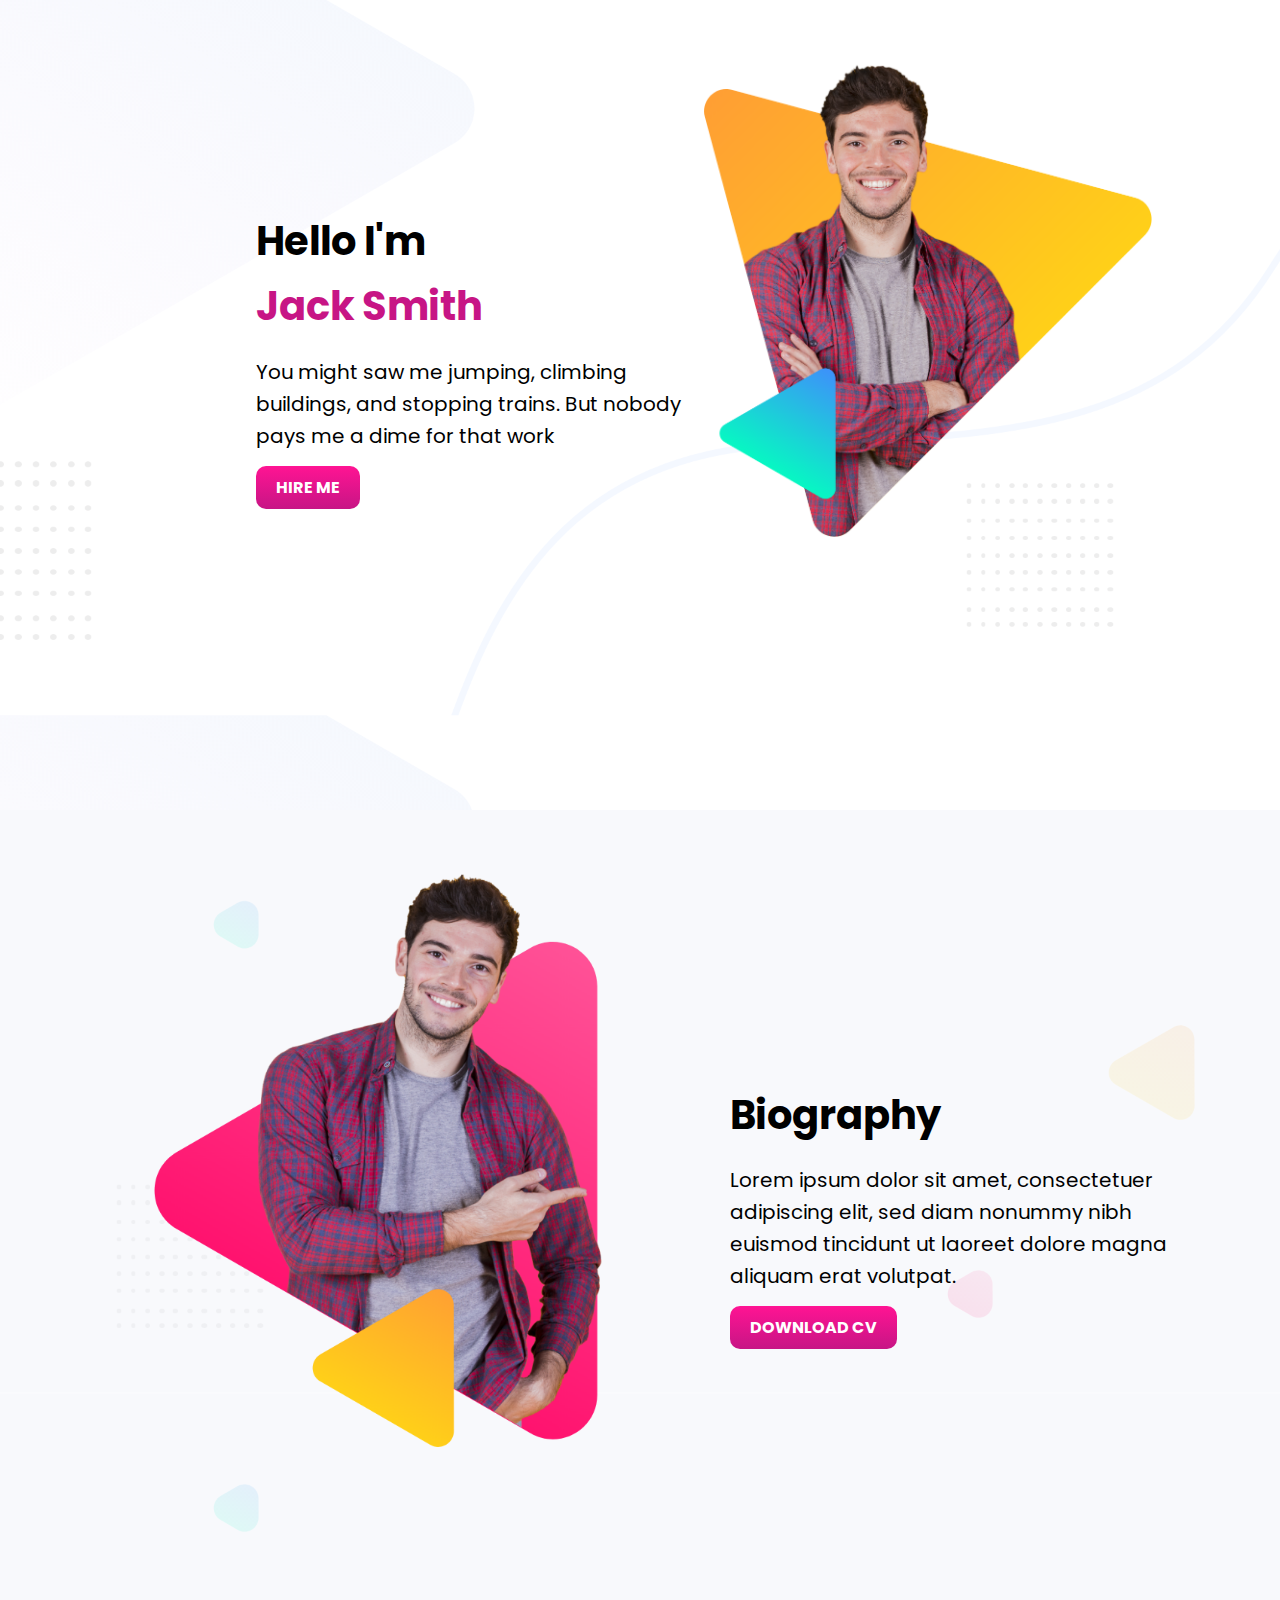
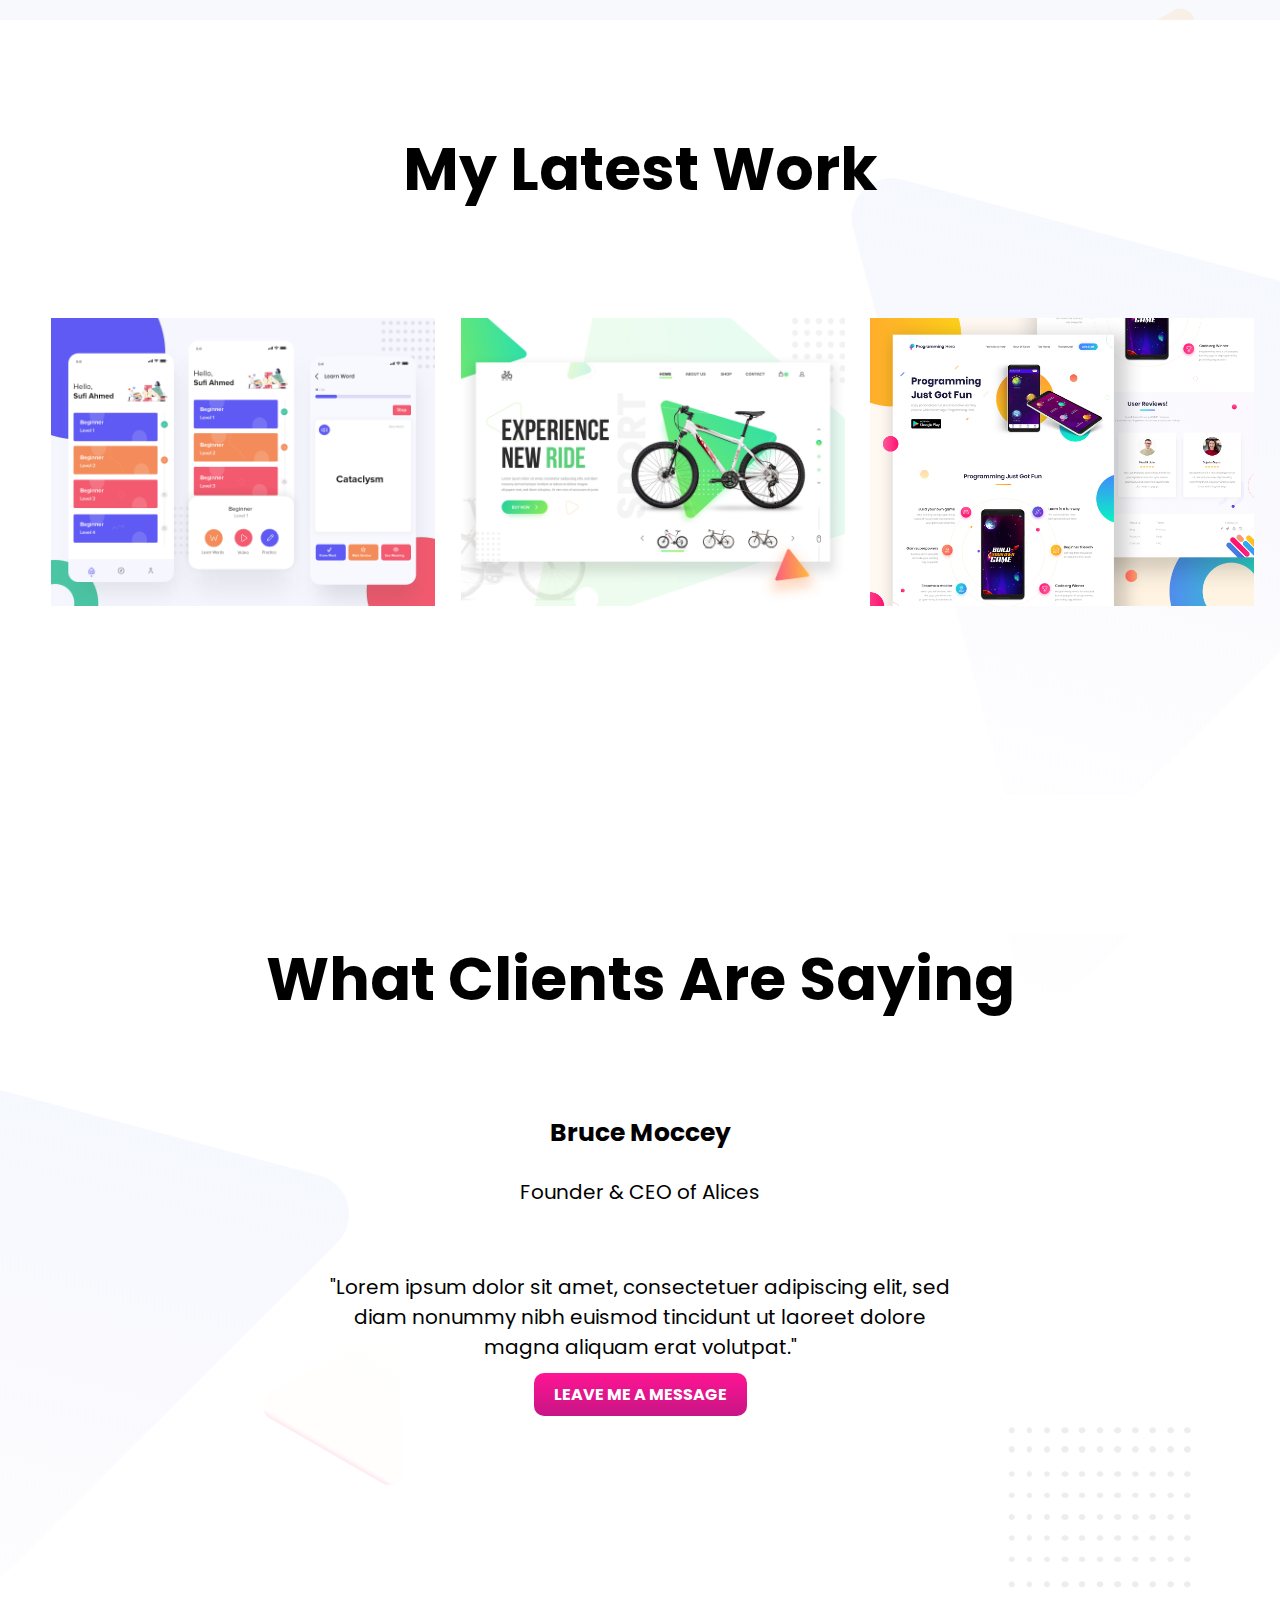
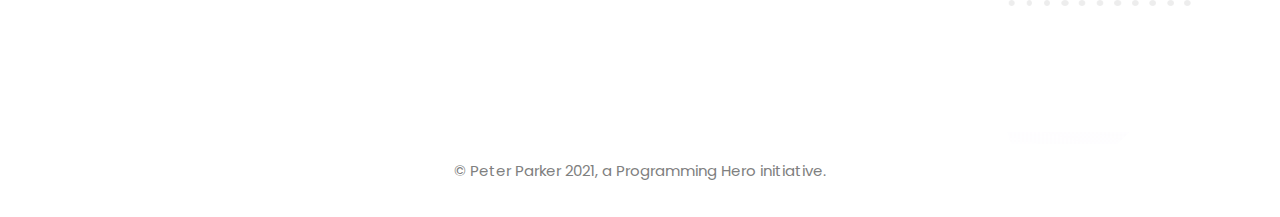
<file: index.html>
<!DOCTYPE html>
<html lang="en">
<head>
    <meta charset="UTF-8">
    <meta name="viewport" content="width=device-width, initial-scale=1.0">
    <link href="https://fonts.googleapis.com/css?family=Poppins&display=swap" rel="stylesheet">
    <link rel="stylesheet" href="style.css">
    <title>Personal Website</title>
</head>
<body>
    <section class="self">
        <div class="half-width text">
            <h2>Hello I'm</h2>
            <h2><span class="name">Jack Smith</span></h2>
            <p>You might saw me jumping, climbing buildings, and stopping trains. But nobody pays me a dime for that work</p>
            <a class="button" target="_blank" href="https://www.youtube.com/">HIRE ME</a>
        </div>
        <div class="half-width">
            <img src="images/peter.png" alt="">
        </div>
    </section>
    <section class="biography">
        <div class="half-width image">
            <img src="images/peter_dream.png" alt="">
        </div>
        <div class="half-width text-biography">
            <h2>Biography</h2>
            <p>Lorem ipsum dolor sit amet, consectetuer adipiscing elit, sed diam nonummy nibh euismod tincidunt ut laoreet dolore magna aliquam erat volutpat.</p>
            <a class="button" target="_blank" href="https://www.youtube.com/">DOWNLOAD CV</a>
        </div>
    </section>
    <section class="work">
        <h1>My Latest Work</h1>
        <div style="margin-left: 4%;" class="single-work">
            <img src="images/latest-work/work-1.png">
        </div>
        <div class="single-work">
            <img src="images/latest-work/work-2.jpg">
        </div>
        <div class="single-work">
            <img src="images/latest-work/work-3.jpg">
        </div>
    </section>

    <section class="review">
        <h1>What Clients Are Saying</h1>
        <br>
        <h3>Bruce Moccey</h3>
        <p>Founder & CEO of Alices</p>
        <br>
        <p class="comment">"Lorem ipsum dolor sit amet, consectetuer adipiscing elit, sed diam nonummy nibh euismod tincidunt ut laoreet dolore magna aliquam erat volutpat."</p>
        <div>
            <a class="button" target="_blank" href="message.html">LEAVE ME A MESSAGE</a>
        </div>
    </section>
</body>
<footer> 
    <p>© Peter Parker 2021, a Programming Hero initiative.</p>
</footer>
</html>
</file>
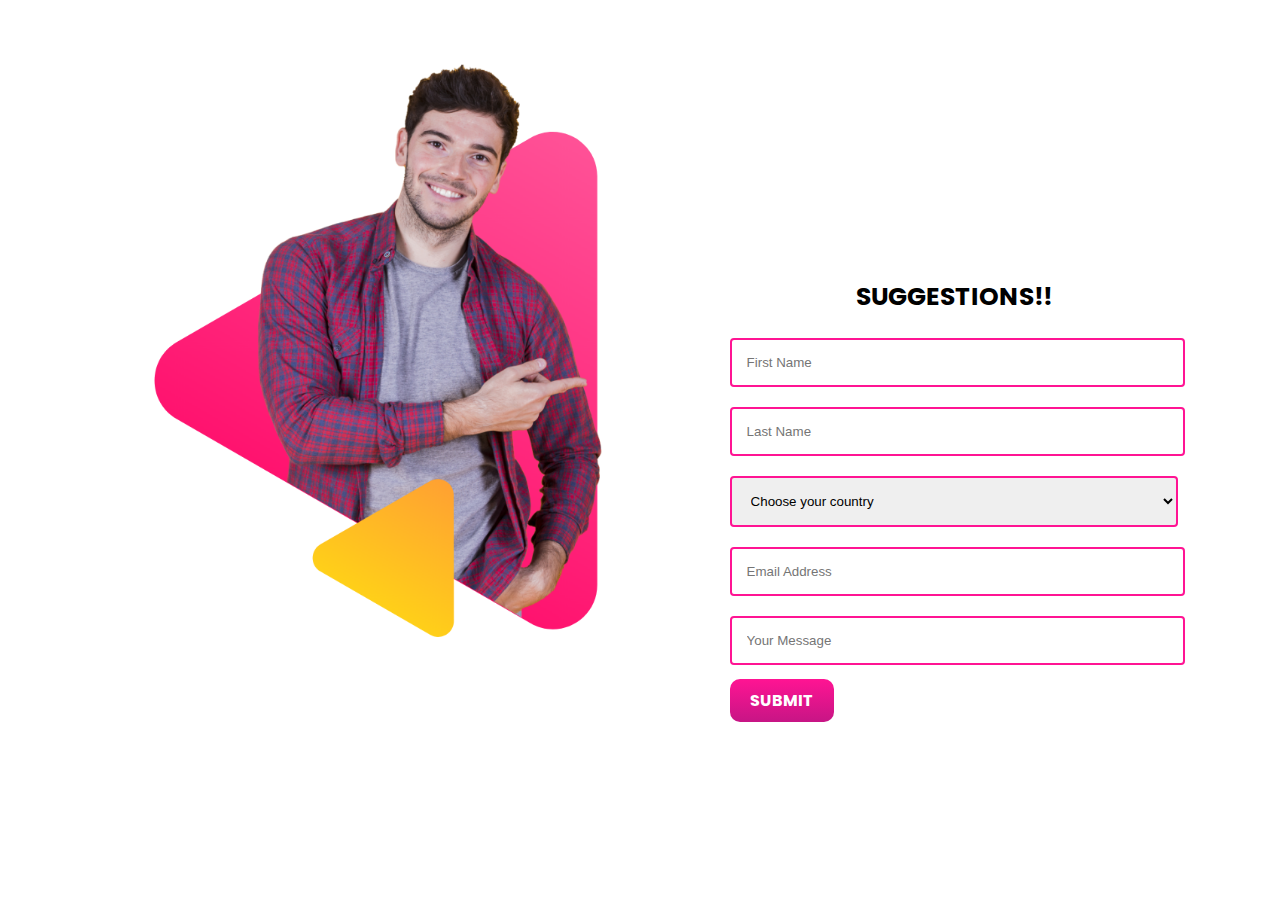
<file: message.html>
<!DOCTYPE html>
<html lang="en">
<head>
    <meta charset="UTF-8">
    <meta name="viewport" content="width=device-width, initial-scale=1.0">
    <link href="https://fonts.googleapis.com/css?family=Poppins&display=swap" rel="stylesheet">
    <link rel="stylesheet" href="style.css">
    <title>Leave Me a Message</title>
</head>
<body>
    <section>
        <div class="half-width image">
            <img src="images/peter_dream.png" alt="">
        </div>
        <div class="half-width text-biography">
            <h3 style="text-align: center;">SUGGESTIONS!!</h3>
           <input text="" placeholder="First Name">
           <br>
           <input text="" placeholder="Last Name">
           <br>
           <select name="country">
            <option value="" disabled selected>Choose your country</option>
            <option value="australia">Australia</option>
            <option value="canada">Canada</option>
            <option value="usa">USA</option>
          </select>
           <br>
           <input text="" placeholder="Email Address">
           <br>
           <input text="" placeholder="Your Message">
           <a class="button" target="_blank" href="submit.html">SUBMIT</a>
        </div>

    </section>
</body>
</html>
</file>
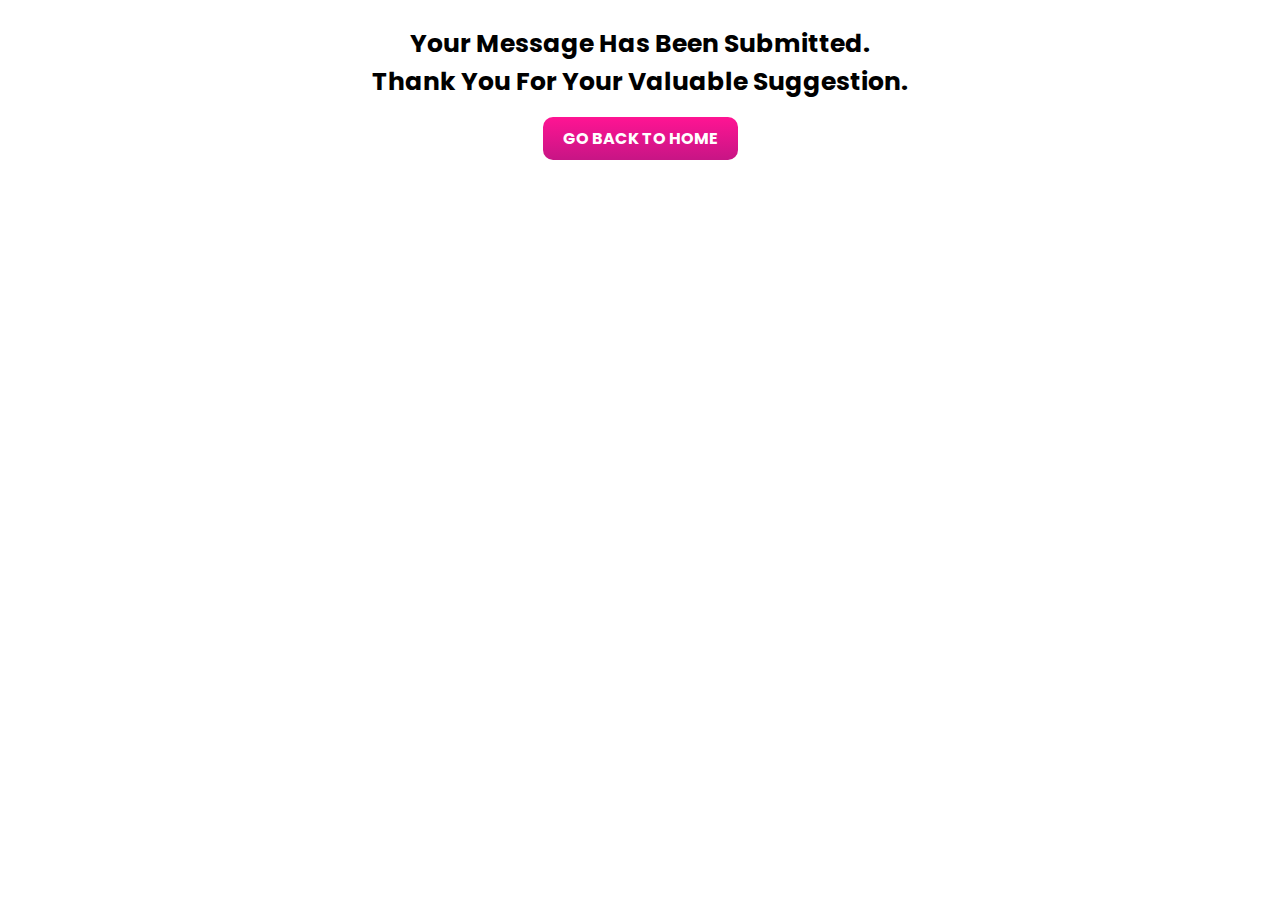
<file: submit.html>
<!DOCTYPE html>
<html lang="en">
<head>
    <meta charset="UTF-8">
    <meta name="viewport" content="width=device-width, initial-scale=1.0">
    <title>Submit</title>
    <link href="https://fonts.googleapis.com/css?family=Poppins&display=swap" rel="stylesheet">
    <link rel="stylesheet" href="style.css">
</head>
<body>
    <section class="submit">
        <h3>Your Message Has Been Submitted. <br> Thank You For Your Valuable Suggestion.</h3>
        <a class="button" target="_blank" href="index.html">GO BACK TO HOME</a>
    </section>
    
</body>
</html>
</file>
<file: style.css>
body{
    margin:0px;
    font-family: 'Poppins', sans-serif;
}

h1{
    font-size: 60px;
}

h2{
    font-size: 40px;
}
h3{
    font-size: 25px;
}

p{
    font-size:20px;
}
.name{
    color: mediumvioletred;
}

.half-width{
    width:35%;
    float:left;
    padding-top:5%;
}

.text{
    padding-top:15%;
    margin-left:10%;
    padding-left:10%;
    line-height: 2em;
}

img{
    width:100%;
}

.self{
    background-image: url("images/header-bg.png");
    background-size: 100%;
    background-repeat: none;
}

section{
    height:810px;
}

.button{
    text-decoration: none;
    background-image: linear-gradient(180deg,deeppink,mediumvioletred);
    padding:10px 20px;
    border-radius:10px;
    color:white;
    font-weight:700;
}

.biography{
    background-image: url("images/biography-bg.png");
    background-size: 100%;
    background-repeat: none;
    
}

.image{
    margin-left:5%;
    padding-left:7%;
}

.text-biography{
    padding-top:20%;
    margin-left:10%;
    line-height: 2em;
}

.work{
    background-image: url("images/latest-work-bg.png");
    background-size: 100%;
    background-repeat: none;
    text-align:center;
    padding-top:5%;
}

.single-work{
    margin-top:5%;
    width:30%;
    float:left;
    margin-inline-end: 2%;
}

.review{
    background-image: url("images/footer-bg.png");
    background-size: 100%;
    background-repeat: none;
    text-align:center;
}

.comment{
    width:50%;
    margin-left:auto;
    margin-right:auto;

}

.message{
    margin-top:100px;
    color: white;
    font-size:30px;
}

footer p{
    text-align:center;
    font-size:15px;
    padding-bottom:20px;
    color:grey;
}

.single-work:hover img{
    transform: scale(1.2);
}

input{
    width:94%;
    padding: 15px 15px;
    margin-bottom: 20px;
    border: 2px solid deeppink;
    border-radius: 4px;
}
select{
    width:100%;
    padding: 15px 15px;
    margin-bottom: 20px;
    border: 2px solid deeppink;
    border-radius: 4px;
}

.submit{
    text-align: center;
}
</file>
